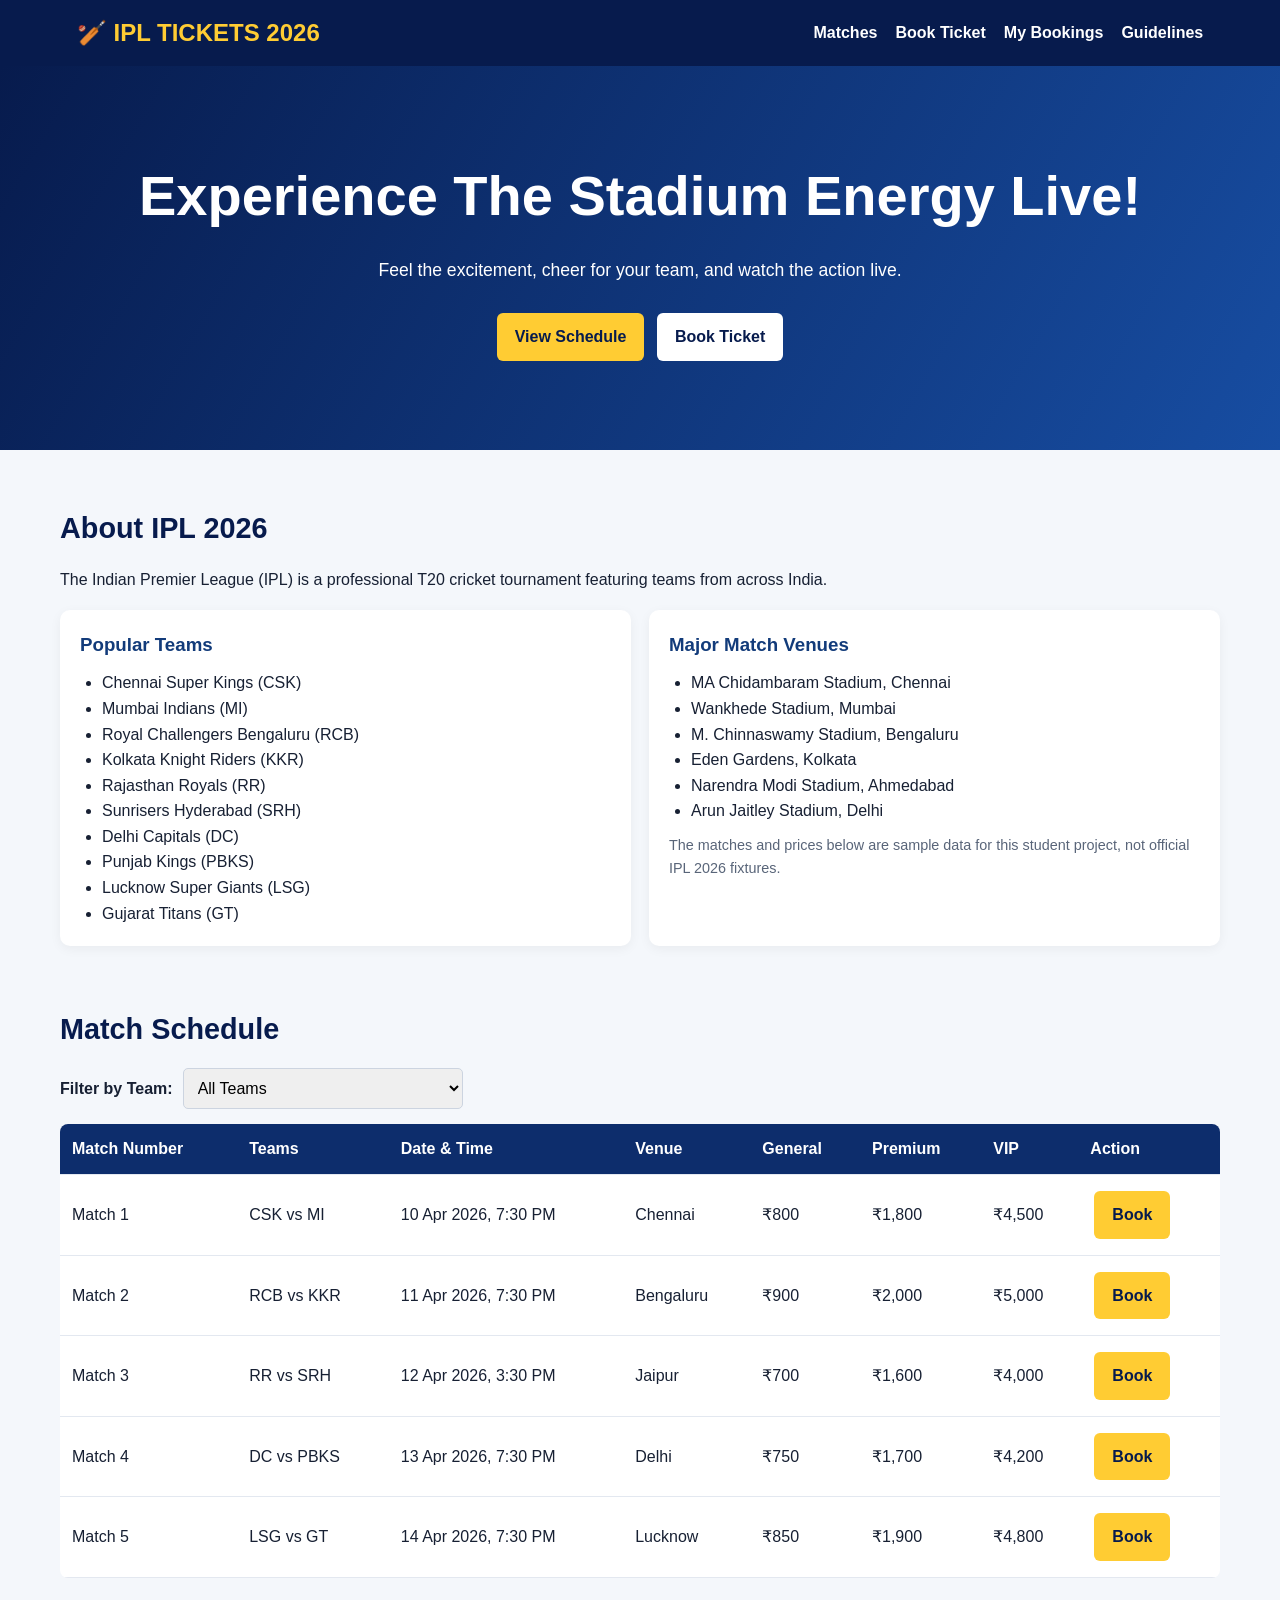
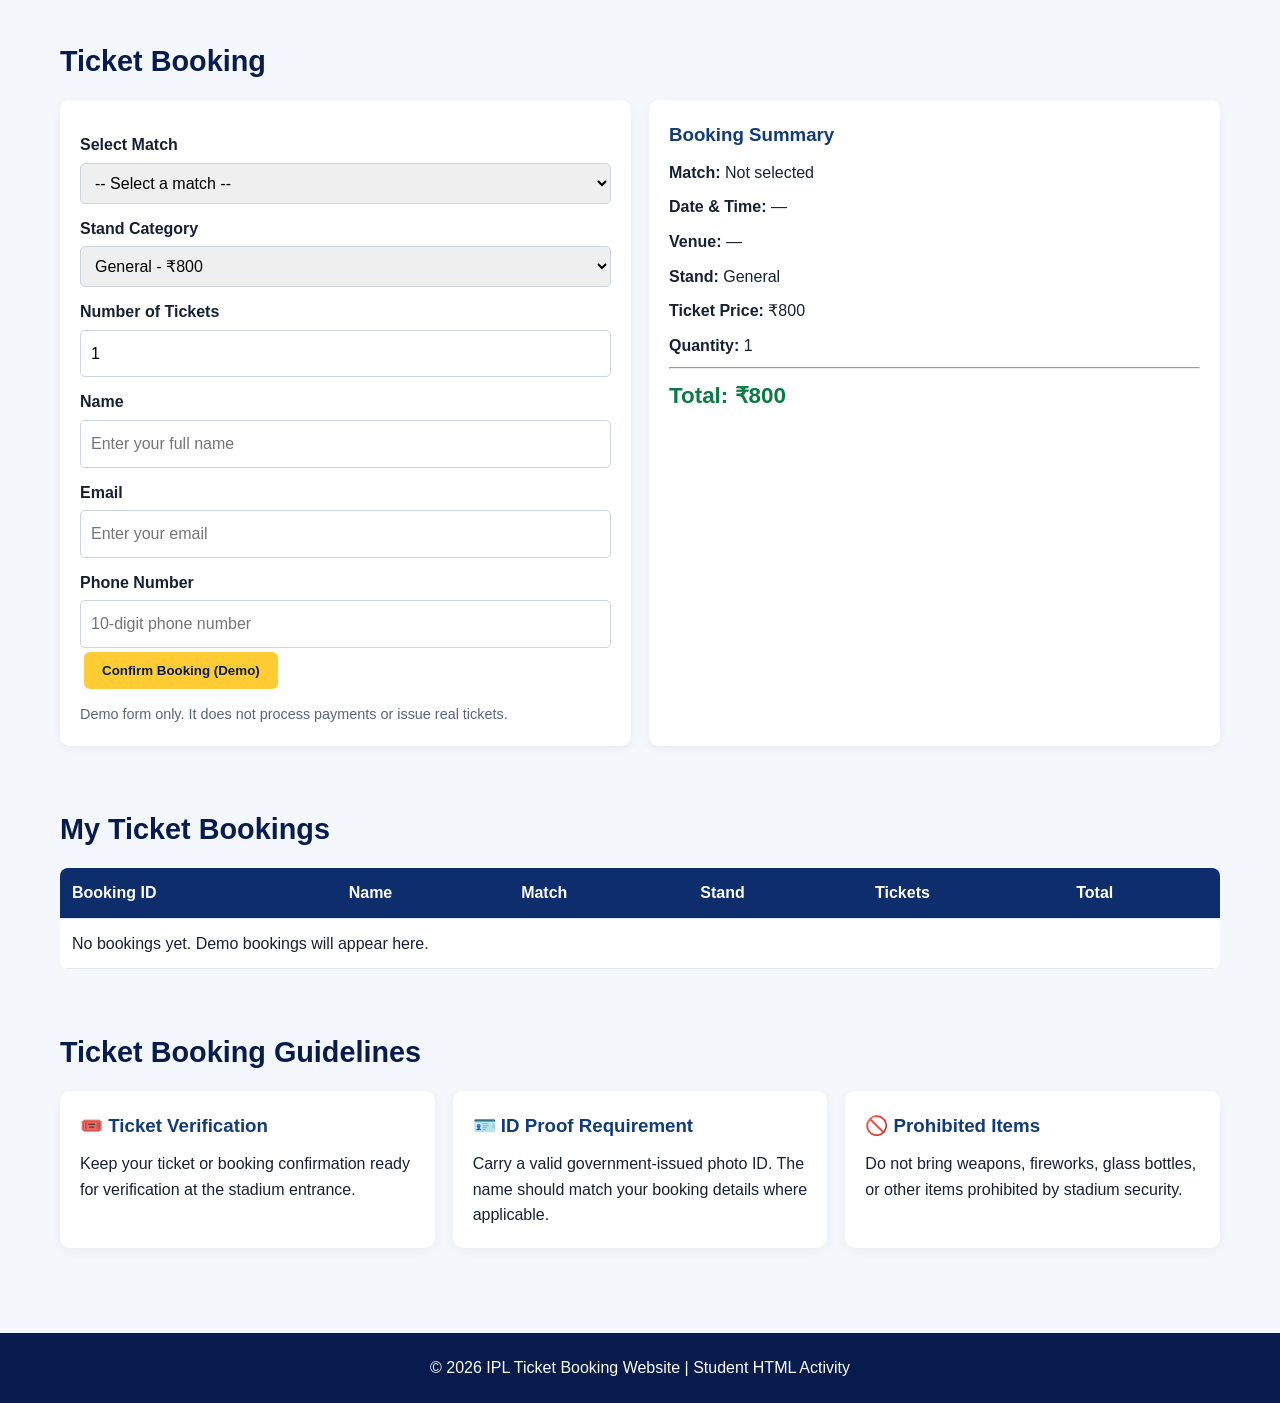
<file: index.html>
<!DOCTYPE html>
<html lang="en">
<head>
  <meta charset="UTF-8">
  <meta name="viewport" content="width=device-width, initial-scale=1.0">
  <title>IPL 2026 Ticket Booking</title>
  <style>
    * { box-sizing: border-box; margin: 0; padding: 0; }
    html { scroll-behavior: smooth; }
    body { font-family: Arial, Helvetica, sans-serif; line-height: 1.6; color: #172033; background: #f4f7fb; }
    header { background: #071b4d; color: white; padding: 14px 6%; display: flex; align-items: center; justify-content: space-between; gap: 20px; flex-wrap: wrap; }
    .logo { font-size: 1.5rem; font-weight: 800; color: #ffcc33; }
    nav { display: flex; flex-wrap: wrap; gap: 18px; }
    nav a { color: white; text-decoration: none; font-weight: bold; }
    nav a:hover { color: #ffcc33; }
    .hero { padding: 85px 6%; text-align: center; color: white; background: linear-gradient(120deg, #071b4d, #174da2); }
    .hero h1 { font-size: clamp(2rem, 5vw, 3.5rem); margin-bottom: 15px; }
    .hero p { font-size: 1.1rem; margin-bottom: 25px; }
    .btn { display: inline-block; border: 0; border-radius: 6px; padding: 11px 18px; background: #ffcc33; color: #071b4d; text-decoration: none; font-weight: bold; cursor: pointer; margin: 4px; }
    .btn.secondary { background: white; color: #071b4d; }
    main { max-width: 1200px; margin: auto; padding: 25px 20px; }
    section { padding: 30px 0; scroll-margin-top: 20px; }
    h2 { color: #071b4d; margin-bottom: 16px; font-size: 1.8rem; }
    h3 { margin-bottom: 10px; color: #123b7a; }
    .about-grid, .guideline-grid, .booking-grid { display: grid; grid-template-columns: repeat(auto-fit, minmax(250px, 1fr)); gap: 18px; }
    .card { background: white; padding: 20px; border-radius: 10px; box-shadow: 0 3px 12px #0000000d; }
    ul { padding-left: 22px; }
    .filter { margin: 15px 0; display: flex; gap: 10px; align-items: center; flex-wrap: wrap; }
    select, input { width: 100%; padding: 10px; border: 1px solid #ccd4e0; border-radius: 5px; font: inherit; }
    .filter select { max-width: 280px; }
    .table-wrap { overflow-x: auto; background: white; border-radius: 8px; }
    table { width: 100%; border-collapse: collapse; min-width: 750px; }
    th, td { padding: 12px; text-align: left; border-bottom: 1px solid #e3e8f0; }
    th { background: #0d2d6c; color: white; }
    tr:hover td { background: #f7f9fc; }
    .form-card label { display: block; font-weight: bold; margin: 12px 0 5px; }
    .summary p { margin: 9px 0; }
    .total { font-size: 1.4rem; color: #0b7a43; font-weight: bold; }
    .note { color: #596579; font-size: .9rem; margin-top: 10px; }
    footer { text-align: center; padding: 22px; background: #071b4d; color: white; margin-top: 30px; }
    @media (max-width: 600px) { header { justify-content: center; } nav { justify-content: center; } .hero { padding: 55px 20px; } }
  </style>
</head>
<body>
  <header>
    <div class="logo">🏏 IPL TICKETS 2026</div>
    <nav aria-label="Main navigation">
      <a href="#matches">Matches</a>
      <a href="#booking">Book Ticket</a>
      <a href="#my-bookings">My Bookings</a>
      <a href="#guidelines">Guidelines</a>
    </nav>
  </header>

  <section class="hero">
    <h1>Experience The Stadium Energy Live!</h1>
    <p>Feel the excitement, cheer for your team, and watch the action live.</p>
    <a class="btn" href="#matches">View Schedule</a>
    <a class="btn secondary" href="#booking">Book Ticket</a>
  </section>

  <main>
    <section id="about">
      <h2>About IPL 2026</h2>
      <p>The Indian Premier League (IPL) is a professional T20 cricket tournament featuring teams from across India.</p>
      <div class="about-grid" style="margin-top:18px">
        <article class="card">
          <h3>Popular Teams</h3>
          <ul>
            <li>Chennai Super Kings (CSK)</li>
            <li>Mumbai Indians (MI)</li>
            <li>Royal Challengers Bengaluru (RCB)</li>
            <li>Kolkata Knight Riders (KKR)</li>
            <li>Rajasthan Royals (RR)</li>
            <li>Sunrisers Hyderabad (SRH)</li>
            <li>Delhi Capitals (DC)</li>
            <li>Punjab Kings (PBKS)</li>
            <li>Lucknow Super Giants (LSG)</li>
            <li>Gujarat Titans (GT)</li>
          </ul>
        </article>
        <article class="card">
          <h3>Major Match Venues</h3>
          <ul>
            <li>MA Chidambaram Stadium, Chennai</li>
            <li>Wankhede Stadium, Mumbai</li>
            <li>M. Chinnaswamy Stadium, Bengaluru</li>
            <li>Eden Gardens, Kolkata</li>
            <li>Narendra Modi Stadium, Ahmedabad</li>
            <li>Arun Jaitley Stadium, Delhi</li>
          </ul>
          <p class="note">The matches and prices below are sample data for this student project, not official IPL 2026 fixtures.</p>
        </article>
      </div>
    </section>

    <section id="matches">
      <h2>Match Schedule</h2>
      <div class="filter">
        <label for="teamFilter"><strong>Filter by Team:</strong></label>
        <select id="teamFilter">
          <option value="all">All Teams</option>
          <option>CSK</option><option>MI</option><option>RCB</option><option>KKR</option>
          <option>RR</option><option>SRH</option><option>DC</option><option>PBKS</option>
          <option>LSG</option><option>GT</option>
        </select>
      </div>
      <div class="table-wrap">
        <table>
          <thead>
            <tr><th>Match Number</th><th>Teams</th><th>Date &amp; Time</th><th>Venue</th><th>General</th><th>Premium</th><th>VIP</th><th>Action</th></tr>
          </thead>
          <tbody id="matchRows">
            <tr data-teams="CSK MI" data-match="Match 1: CSK vs MI" data-venue="Chennai" data-date="10 Apr 2026, 7:30 PM" data-general="800" data-premium="1800" data-vip="4500">
              <td>Match 1</td><td>CSK vs MI</td><td>10 Apr 2026, 7:30 PM</td><td>Chennai</td><td>₹800</td><td>₹1,800</td><td>₹4,500</td><td><a class="btn" href="#booking" onclick="chooseMatch(this)">Book</a></td>
            </tr>
            <tr data-teams="RCB KKR" data-match="Match 2: RCB vs KKR" data-venue="Bengaluru" data-date="11 Apr 2026, 7:30 PM" data-general="900" data-premium="2000" data-vip="5000">
              <td>Match 2</td><td>RCB vs KKR</td><td>11 Apr 2026, 7:30 PM</td><td>Bengaluru</td><td>₹900</td><td>₹2,000</td><td>₹5,000</td><td><a class="btn" href="#booking" onclick="chooseMatch(this)">Book</a></td>
            </tr>
            <tr data-teams="RR SRH" data-match="Match 3: RR vs SRH" data-venue="Jaipur" data-date="12 Apr 2026, 3:30 PM" data-general="700" data-premium="1600" data-vip="4000">
              <td>Match 3</td><td>RR vs SRH</td><td>12 Apr 2026, 3:30 PM</td><td>Jaipur</td><td>₹700</td><td>₹1,600</td><td>₹4,000</td><td><a class="btn" href="#booking" onclick="chooseMatch(this)">Book</a></td>
            </tr>
            <tr data-teams="DC PBKS" data-match="Match 4: DC vs PBKS" data-venue="Delhi" data-date="13 Apr 2026, 7:30 PM" data-general="750" data-premium="1700" data-vip="4200">
              <td>Match 4</td><td>DC vs PBKS</td><td>13 Apr 2026, 7:30 PM</td><td>Delhi</td><td>₹750</td><td>₹1,700</td><td>₹4,200</td><td><a class="btn" href="#booking" onclick="chooseMatch(this)">Book</a></td>
            </tr>
            <tr data-teams="LSG GT" data-match="Match 5: LSG vs GT" data-venue="Lucknow" data-date="14 Apr 2026, 7:30 PM" data-general="850" data-premium="1900" data-vip="4800">
              <td>Match 5</td><td>LSG vs GT</td><td>14 Apr 2026, 7:30 PM</td><td>Lucknow</td><td>₹850</td><td>₹1,900</td><td>₹4,800</td><td><a class="btn" href="#booking" onclick="chooseMatch(this)">Book</a></td>
            </tr>
          </tbody>
        </table>
      </div>
    </section>

    <section id="booking">
      <h2>Ticket Booking</h2>
      <div class="booking-grid">
        <form class="card form-card" id="bookingForm">
          <label for="match">Select Match</label>
          <select id="match" required>
            <option value="">-- Select a match --</option>
            <option value="Match 1: CSK vs MI" data-venue="Chennai" data-date="10 Apr 2026, 7:30 PM">Match 1: CSK vs MI</option>
            <option value="Match 2: RCB vs KKR" data-venue="Bengaluru" data-date="11 Apr 2026, 7:30 PM">Match 2: RCB vs KKR</option>
            <option value="Match 3: RR vs SRH" data-venue="Jaipur" data-date="12 Apr 2026, 3:30 PM">Match 3: RR vs SRH</option>
            <option value="Match 4: DC vs PBKS" data-venue="Delhi" data-date="13 Apr 2026, 7:30 PM">Match 4: DC vs PBKS</option>
            <option value="Match 5: LSG vs GT" data-venue="Lucknow" data-date="14 Apr 2026, 7:30 PM">Match 5: LSG vs GT</option>
          </select>

          <label for="stand">Stand Category</label>
          <select id="stand" required>
            <option value="general">General - ₹800</option>
            <option value="premium">Premium - ₹1,800</option>
            <option value="vip">VIP - ₹4,500</option>
          </select>

          <label for="quantity">Number of Tickets</label>
          <input id="quantity" type="number" min="1" max="10" value="1" required>

          <label for="name">Name</label>
          <input id="name" type="text" placeholder="Enter your full name" required>

          <label for="email">Email</label>
          <input id="email" type="email" placeholder="Enter your email" required>

          <label for="phone">Phone Number</label>
          <input id="phone" type="tel" pattern="[0-9]{10}" placeholder="10-digit phone number" required>

          <button class="btn" type="submit">Confirm Booking (Demo)</button>
          <p class="note">Demo form only. It does not process payments or issue real tickets.</p>
        </form>

        <aside class="card summary">
          <h3>Booking Summary</h3>
          <p><strong>Match:</strong> <span id="summaryMatch">Not selected</span></p>
          <p><strong>Date &amp; Time:</strong> <span id="summaryDate">—</span></p>
          <p><strong>Venue:</strong> <span id="summaryVenue">—</span></p>
          <p><strong>Stand:</strong> <span id="summaryStand">General</span></p>
          <p><strong>Ticket Price:</strong> <span id="summaryPrice">₹800</span></p>
          <p><strong>Quantity:</strong> <span id="summaryQty">1</span></p>
          <hr>
          <p class="total">Total: <span id="summaryTotal">₹800</span></p>
        </aside>
      </div>
    </section>

    <section id="my-bookings">
      <h2>My Ticket Bookings</h2>
      <div class="table-wrap">
        <table>
          <thead><tr><th>Booking ID</th><th>Name</th><th>Match</th><th>Stand</th><th>Tickets</th><th>Total</th></tr></thead>
          <tbody id="bookingRecords"><tr><td colspan="6">No bookings yet. Demo bookings will appear here.</td></tr></tbody>
        </table>
      </div>
    </section>

    <section id="guidelines">
      <h2>Ticket Booking Guidelines</h2>
      <div class="guideline-grid">
        <article class="card"><h3>🎟️ Ticket Verification</h3><p>Keep your ticket or booking confirmation ready for verification at the stadium entrance.</p></article>
        <article class="card"><h3>🪪 ID Proof Requirement</h3><p>Carry a valid government-issued photo ID. The name should match your booking details where applicable.</p></article>
        <article class="card"><h3>🚫 Prohibited Items</h3><p>Do not bring weapons, fireworks, glass bottles, or other items prohibited by stadium security.</p></article>
      </div>
    </section>
  </main>

  <footer>
    <p>&copy; 2026 IPL Ticket Booking Website | Student HTML Activity</p>
  </footer>

  <script>
    const prices = { general: 800, premium: 1800, vip: 4500 };
    const standNames = { general: "General", premium: "Premium", vip: "VIP" };
    const matchSelect = document.getElementById("match");
    const standSelect = document.getElementById("stand");
    const quantityInput = document.getElementById("quantity");

    function chooseMatch(button) {
      const row = button.closest("tr");
      matchSelect.value = row.dataset.match;
      updateSummary();
    }

    function updateSummary() {
      const selected = matchSelect.options[matchSelect.selectedIndex];
      const stand = standSelect.value;
      const quantity = Math.max(1, Number(quantityInput.value) || 1);
      const price = prices[stand];
      document.getElementById("summaryMatch").textContent = matchSelect.value || "Not selected";
      document.getElementById("summaryDate").textContent = selected.dataset.date || "—";
      document.getElementById("summaryVenue").textContent = selected.dataset.venue || "—";
      document.getElementById("summaryStand").textContent = standNames[stand];
      document.getElementById("summaryPrice").textContent = "₹" + price.toLocaleString("en-IN");
      document.getElementById("summaryQty").textContent = quantity;
      document.getElementById("summaryTotal").textContent = "₹" + (price * quantity).toLocaleString("en-IN");
    }

    matchSelect.addEventListener("change", updateSummary);
    standSelect.addEventListener("change", updateSummary);
    quantityInput.addEventListener("input", updateSummary);

    document.getElementById("teamFilter").addEventListener("change", function() {
      const team = this.value;
      document.querySelectorAll("#matchRows tr").forEach(row => {
        row.style.display = team === "all" || row.dataset.teams.split(" ").includes(team) ? "" : "none";
      });
    });

    document.getElementById("bookingForm").addEventListener("submit", function(event) {
      event.preventDefault();
      if (!matchSelect.value) {
        alert("Please select a match.");
        return;
      }
      const name = document.getElementById("name").value;
      const match = matchSelect.value;
      const stand = standNames[standSelect.value];
      const quantity = Number(quantityInput.value);
      const total = prices[standSelect.value] * quantity;
      const tbody = document.getElementById("bookingRecords");
      if (tbody.querySelector("td[colspan]")) tbody.innerHTML = "";
      const row = tbody.insertRow();
      row.innerHTML = `<td>DEMO-${Date.now().toString().slice(-6)}</td><td>${name}</td><td>${match}</td><td>${stand}</td><td>${quantity}</td><td>₹${total.toLocaleString("en-IN")}</td>`;
      alert("Demo booking added! No real ticket or payment was created.");
      this.reset();
      updateSummary();
    });
    updateSummary();
  </script>
</body>
</html>
</file>
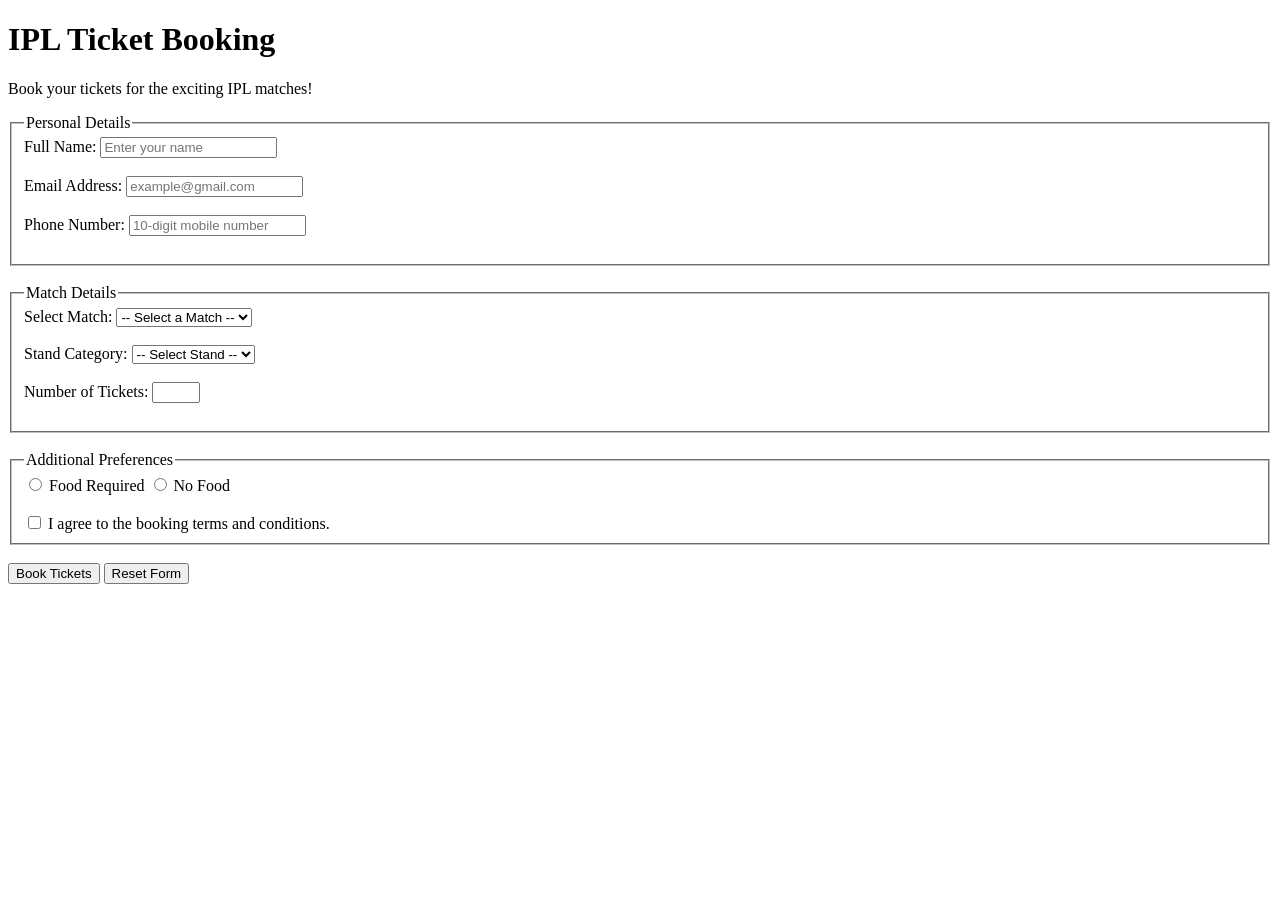
<file: booking.html>
<!DOCTYPE html>
<html lang="en">
<head>
    <meta charset="UTF-8">
    <meta name="viewport" content="width=device-width, initial-scale=1.0">
    <title>IPL Ticket Booking</title>
</head>
<body>

    <h1>IPL Ticket Booking</h1>
    <p>Book your tickets for the exciting IPL matches!</p>

    <form action="#" method="get">

        <fieldset>
            <legend>Personal Details</legend>

            <label for="name">Full Name:</label>
            <input type="text" id="name" name="name"
                   required minlength="3" maxlength="30"
                   placeholder="Enter your name">
            <br><br>

            <label for="email">Email Address:</label>
            <input type="email" id="email" name="email"
                   required placeholder="example@gmail.com">
            <br><br>

            <label for="phone">Phone Number:</label>
            <input type="tel" id="phone" name="phone"
                   required pattern="[0-9]{10}"
                   minlength="10" maxlength="10"
                   placeholder="10-digit mobile number">
            <br><br>
        </fieldset>

        <br>

        <fieldset>
            <legend>Match Details</legend>

            <label for="match">Select Match:</label>
            <select id="match" name="match" required>
                <option value="">-- Select a Match --</option>
                <option value="CSK vs MI">CSK vs MI</option>
                <option value="RCB vs KKR">RCB vs KKR</option>
                <option value="SRH vs DC">SRH vs DC</option>
                <option value="GT vs RR">GT vs RR</option>
            </select>
            <br><br>

            <label for="stand">Stand Category:</label>
            <select id="stand" name="stand" required>
                <option value="">-- Select Stand --</option>
                <option value="General">General</option>
                <option value="Premium">Premium</option>
                <option value="VIP">VIP</option>
            </select>
            <br><br>

            <label for="tickets">Number of Tickets:</label>
            <input type="number" id="tickets" name="tickets"
                   required min="1" max="10">
            <br><br>
        </fieldset>

        <br>

        <fieldset>
            <legend>Additional Preferences</legend>

            <label>
                <input type="radio" name="food" value="Yes" required>
                Food Required
            </label>

            <label>
                <input type="radio" name="food" value="No">
                No Food
            </label>
            <br><br>

            <label>
                <input type="checkbox" name="terms" required>
                I agree to the booking terms and conditions.
            </label>
        </fieldset>

        <br>

        <button type="submit">Book Tickets</button>
        <button type="reset">Reset Form</button>

    </form>

</body>
</html>
</file>
